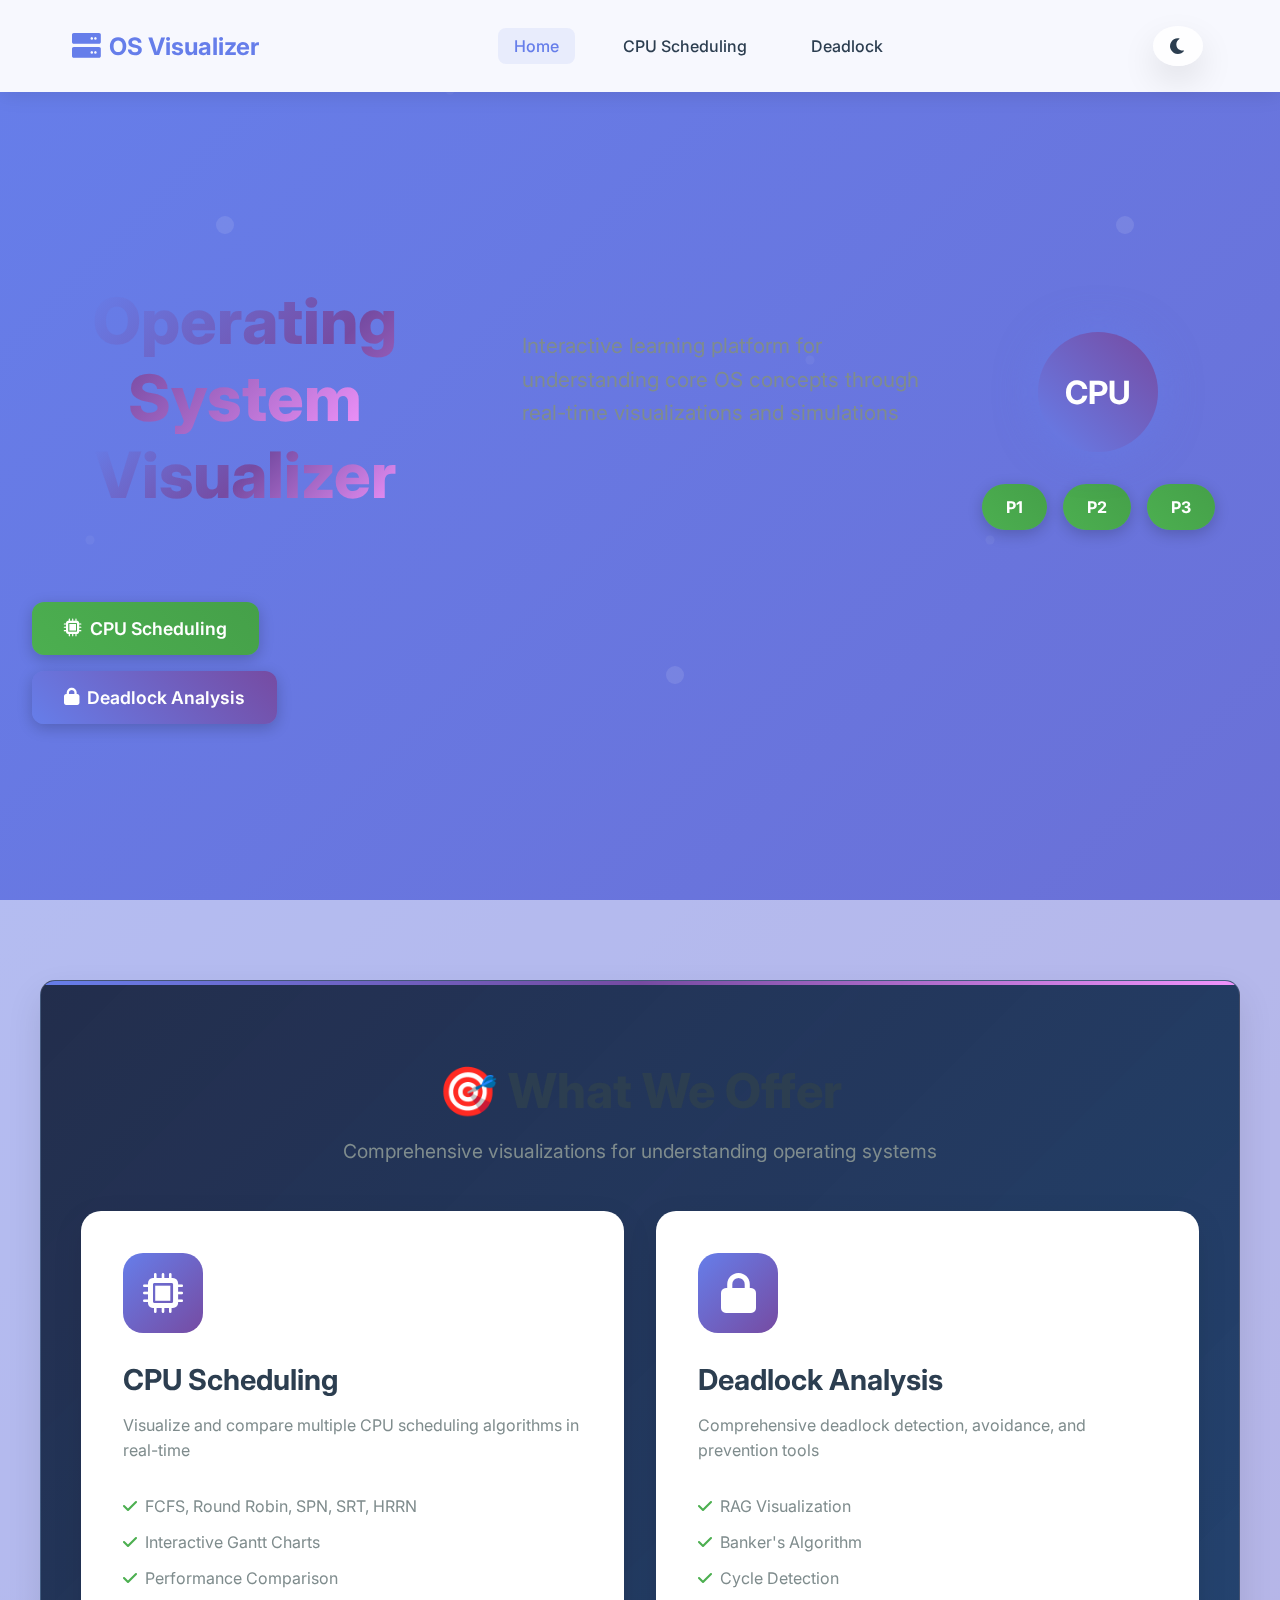
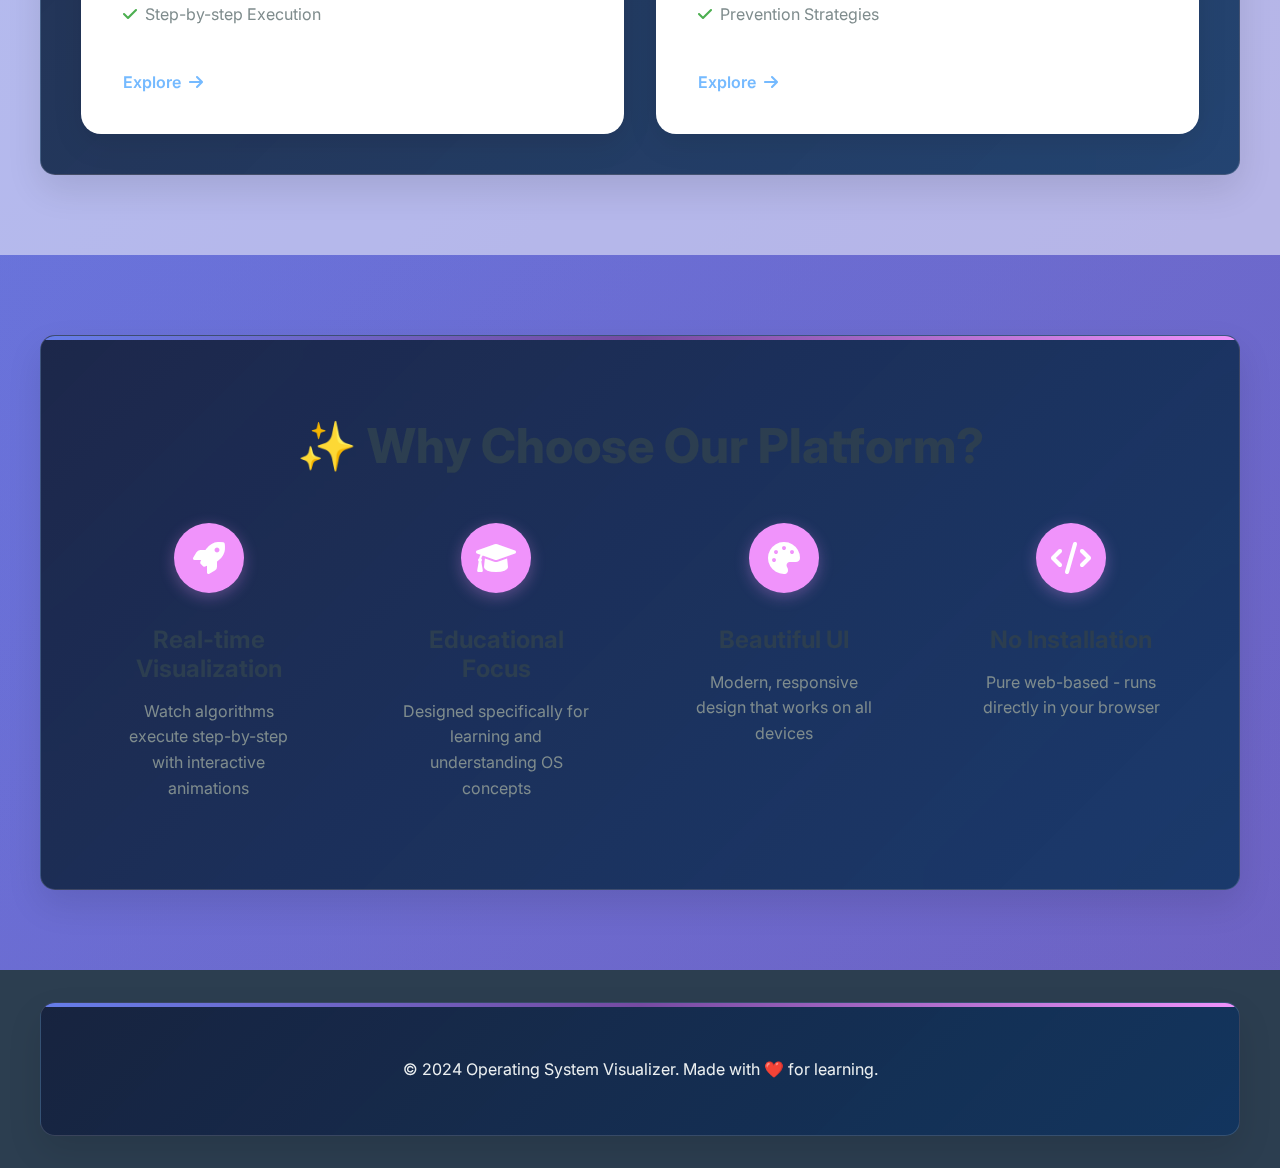
<file: index.html>
<!DOCTYPE html>
<html lang="en">
  <head>
    <meta charset="UTF-8" />
    <meta name="viewport" content="width=device-width, initial-scale=1.0" />
    <title>Operating System Visualizer - Interactive Learning Platform</title>
    <link rel="stylesheet" href="assets/css/style.css" />
    <link rel="stylesheet" href="assets/css/welcome.css" />
    <link
      rel="icon"
      href="data:image/svg+xml,<svg xmlns='http://www.w3.org/2000/svg' viewBox='0 0 100 100'><text y='.9em' font-size='90'>🖥️</text></svg>"
    />
  </head>
  <body>
    <!-- Floating particles background -->
    <div class="particles" id="particles"></div>

    <!-- Navigation -->
    <nav class="main-nav">
      <div class="nav-container">
        <div class="nav-brand">
          <i class="fas fa-server"></i>
          <span>OS Visualizer</span>
        </div>
        <div class="nav-links">
          <a href="index.html" class="nav-link active">Home</a>
          <a href="cpu-scheduling.html" class="nav-link">CPU Scheduling</a>
          <a href="deadlock.html" class="nav-link">Deadlock</a>
        </div>
        <button class="theme-toggle" id="themeToggle" title="Toggle Dark Mode">
          <i class="fas fa-moon"></i>
        </button>
      </div>
    </nav>

    <!-- Hero Section -->
    <section class="hero">
      <div class="hero-content">
        <h1 class="hero-title">
          <span class="gradient-text">Operating System</span><br />
          <span class="gradient-text">Visualizer</span>
        </h1>
        <p class="hero-subtitle">
          Interactive learning platform for understanding core OS concepts
          through real-time visualizations and simulations
        </p>
        <div class="hero-buttons">
          <a href="cpu-scheduling.html" class="btn btn-primary">
            <i class="fas fa-microchip"></i>
            CPU Scheduling
          </a>
          <a href="deadlock.html" class="btn btn-secondary">
            <i class="fas fa-lock"></i>
            Deadlock Analysis
          </a>
        </div>
      </div>
      <div class="hero-visualization">
        <div class="animated-cpu">
          <div class="cpu-core-animated"></div>
          <div class="process-queue-animated">
            <div class="process-chip">P1</div>
            <div class="process-chip">P2</div>
            <div class="process-chip">P3</div>
          </div>
        </div>
      </div>
    </section>

    <!-- Features Grid -->
    <section class="features-section">
      <div class="container">
        <h2 class="section-title">🎯 What We Offer</h2>
        <p class="section-subtitle">
          Comprehensive visualizations for understanding operating systems
        </p>

        <div class="features-grid">
          <!-- CPU Scheduling Feature -->
          <div class="feature-card" data-link="cpu-scheduling.html">
            <div class="feature-icon">
              <i class="fas fa-microchip"></i>
            </div>
            <h3>CPU Scheduling</h3>
            <p>
              Visualize and compare multiple CPU scheduling algorithms in
              real-time
            </p>
            <ul class="feature-list">
              <li>
                <i class="fas fa-check"></i> FCFS, Round Robin, SPN, SRT, HRRN
              </li>
              <li><i class="fas fa-check"></i> Interactive Gantt Charts</li>
              <li><i class="fas fa-check"></i> Performance Comparison</li>
              <li><i class="fas fa-check"></i> Step-by-step Execution</li>
            </ul>
            <a href="cpu-scheduling.html" class="feature-link">
              Explore <i class="fas fa-arrow-right"></i>
            </a>
          </div>

          <!-- Deadlock Feature -->
          <div class="feature-card" data-link="deadlock.html">
            <div class="feature-icon">
              <i class="fas fa-lock"></i>
            </div>
            <h3>Deadlock Analysis</h3>
            <p>
              Comprehensive deadlock detection, avoidance, and prevention tools
            </p>
            <ul class="feature-list">
              <li><i class="fas fa-check"></i> RAG Visualization</li>
              <li><i class="fas fa-check"></i> Banker's Algorithm</li>
              <li><i class="fas fa-check"></i> Cycle Detection</li>
              <li><i class="fas fa-check"></i> Prevention Strategies</li>
            </ul>
            <a href="deadlock.html" class="feature-link">
              Explore <i class="fas fa-arrow-right"></i>
            </a>
          </div>

        </div>
      </div>
    </section>

    <!-- Why Choose Section -->
    <section class="why-section">
      <div class="container">
        <h2 class="section-title">✨ Why Choose Our Platform?</h2>
        <div class="why-grid">
          <div class="why-item">
            <div class="why-icon"><i class="fas fa-rocket"></i></div>
            <h4>Real-time Visualization</h4>
            <p>
              Watch algorithms execute step-by-step with interactive animations
            </p>
          </div>
          <div class="why-item">
            <div class="why-icon"><i class="fas fa-graduation-cap"></i></div>
            <h4>Educational Focus</h4>
            <p>
              Designed specifically for learning and understanding OS concepts
            </p>
          </div>
          <div class="why-item">
            <div class="why-icon"><i class="fas fa-palette"></i></div>
            <h4>Beautiful UI</h4>
            <p>Modern, responsive design that works on all devices</p>
          </div>
          <div class="why-item">
            <div class="why-icon"><i class="fas fa-code"></i></div>
            <h4>No Installation</h4>
            <p>Pure web-based - runs directly in your browser</p>
          </div>
        </div>
      </div>
    </section>

    <!-- Footer -->
    <footer class="main-footer">
      <div class="container">
        <p>
          &copy; 2024 Operating System Visualizer. Made with ❤️ for learning.
        </p>
      </div>
    </footer>

    <script src="assets/js/welcome.js"></script>
  </body>
</html>
</file>
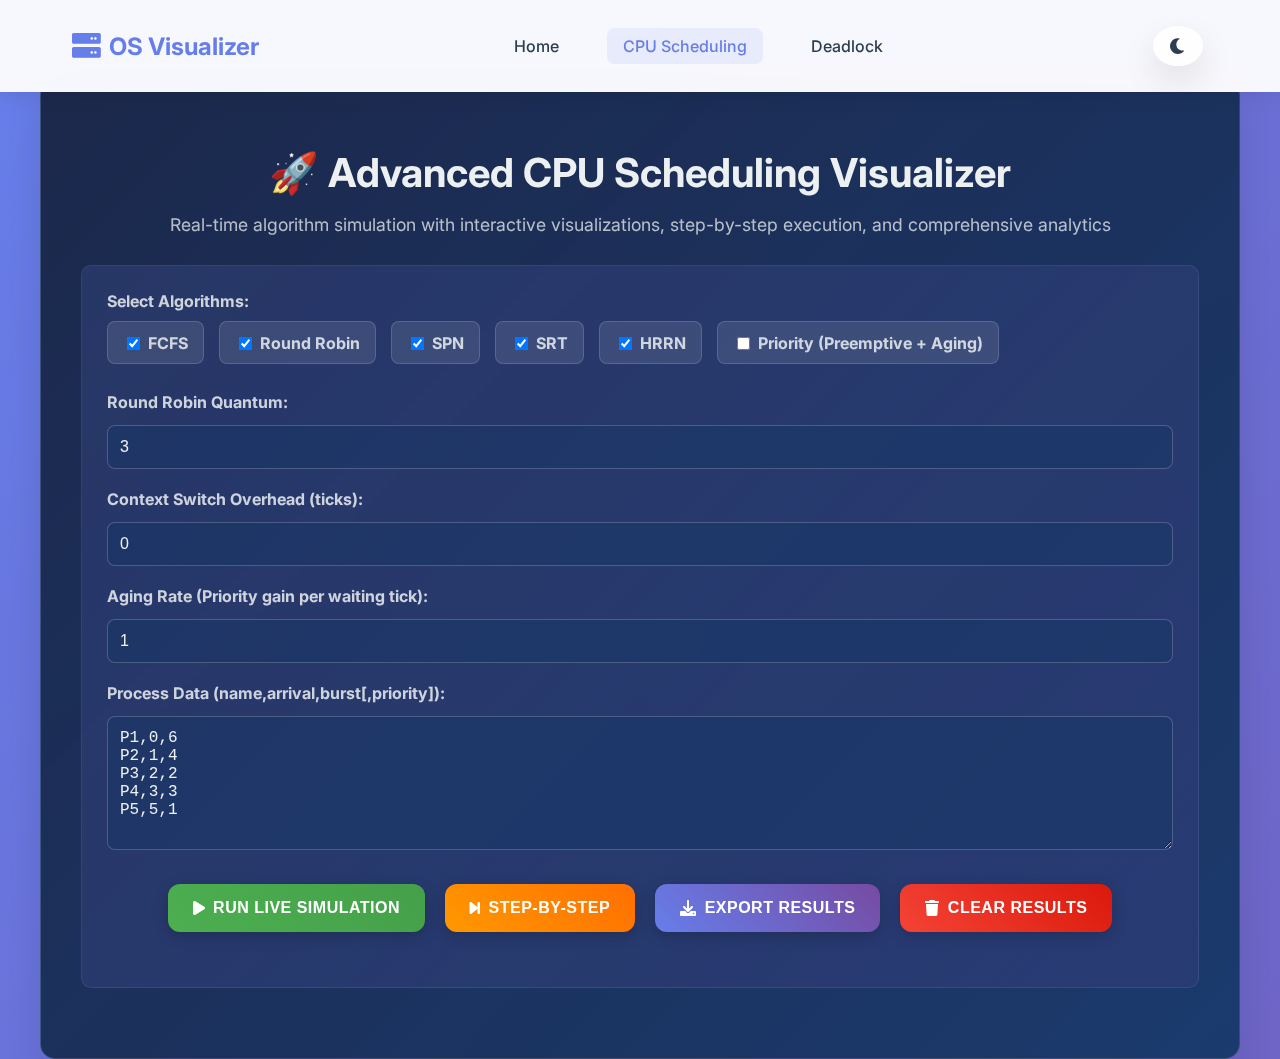
<file: cpu-scheduling.html>
<!DOCTYPE html>
<html lang="en">
<head>
  <meta charset="UTF-8">
  <meta name="viewport" content="width=device-width, initial-scale=1.0">
  <title>🚀 Advanced CPU Scheduling Visualizer</title>
  <link rel="stylesheet" href="assets/css/style.css">
  <link rel="icon" href="data:image/svg+xml,<svg xmlns='http://www.w3.org/2000/svg' viewBox='0 0 100 100'><text y='.9em' font-size='90'>🖥️</text></svg>">
</head>
<body>
  <!-- Floating particles background -->
  <div class="particles" id="particles"></div>
  
  <!-- Navigation -->
  <nav class="main-nav">
    <div class="nav-container">
      <div class="nav-brand">
        <i class="fas fa-server"></i>
        <span>OS Visualizer</span>
      </div>
      <div class="nav-links">
        <a href="index.html" class="nav-link">Home</a>
        <a href="cpu-scheduling.html" class="nav-link active">CPU Scheduling</a>
        <a href="deadlock.html" class="nav-link">Deadlock</a>
      </div>
      <button class="theme-toggle" id="themeToggle" title="Toggle Dark Mode">
        <i class="fas fa-moon"></i>
      </button>
    </div>
  </nav>

  <div class="container" style="margin-top: 80px;">
    <h1>🚀 Advanced CPU Scheduling Visualizer</h1>
    <p class="subtitle">Real-time algorithm simulation with interactive visualizations, step-by-step execution, and comprehensive analytics</p>

    <div class="input-section">
      <div class="form-group">
        <label>Select Algorithms:</label>
        <div class="algorithm-checkboxes">
          <label class="checkbox-label">
            <input type="checkbox" id="fcfs" value="1" checked> FCFS
          </label>
          <label class="checkbox-label">
            <input type="checkbox" id="rr" value="2" checked> Round Robin
          </label>
          <label class="checkbox-label">
            <input type="checkbox" id="spn" value="3" checked> SPN
          </label>
          <label class="checkbox-label">
            <input type="checkbox" id="srt" value="4" checked> SRT
          </label>
          <label class="checkbox-label">
            <input type="checkbox" id="hrrn" value="5" checked> HRRN
          </label>
          <label class="checkbox-label">
            <input type="checkbox" id="prio" value="6"> Priority (Preemptive + Aging)
          </label>
        </div>
      </div>

      <div class="form-group">
        <label>Round Robin Quantum:</label>
        <input id="quantum" type="number" value="3" min="1" max="10" title="Time quantum for Round Robin">
      </div>

      <div class="form-group">
        <label>Context Switch Overhead (ticks):</label>
        <input id="ctxOverhead" type="number" value="0" min="0" max="10" title="Time cost when switching processes">
      </div>

      <div class="form-group">
        <label>Aging Rate (Priority gain per waiting tick):</label>
        <input id="agingRate" type="number" value="1" min="0" max="5" title="Increases dynamic priority of waiting processes">
      </div>

      <div class="form-group">
        <label>Process Data (name,arrival,burst[,priority]):</label>
        <textarea id="processData" rows="6" placeholder="P1,0,4&#10;P2,1,3&#10;P3,2,5">P1,0,6
P2,1,4
P3,2,2
P4,3,3
P5,5,1</textarea>
      </div>

      <div class="button-group">
        <button type="button" id="runBtn">
          <i class="fas fa-play"></i> Run Live Simulation
        </button>
        <button type="button" id="stepBtn">
          <i class="fas fa-step-forward"></i> Step-by-Step
        </button>
        <button type="button" id="pauseBtn" style="display: none;">
          <i class="fas fa-pause"></i> Pause
        </button>
        <button type="button" id="exportBtn">
          <i class="fas fa-download"></i> Export Results
        </button>
        <button type="button" id="clearBtn">
          <i class="fas fa-trash"></i> Clear Results
        </button>
      </div>
    </div>

    <!-- Algorithm Information Panel -->
    <div class="algorithm-info" id="algorithmInfo" style="display: none;">
      <h3>📚 Algorithm Information</h3>
      <div class="info-content" id="infoContent"></div>
    </div>

    <!-- Real-time Visualization Panel -->
    <div class="visualization-panel" id="visualizationPanel" style="display: none;">
      <h3>🎯 Real-time Visualization</h3>
      <div class="cpu-cores" id="cpuCores">
        <div class="cpu-core" id="cpu1">CPU 1</div>
      </div>
      <div class="process-flow">
        <h4>Process Queue</h4>
        <div class="process-queue" id="processQueue"></div>
      </div>
    </div>

    <div id="results" class="results-section">
      <h2>📊 Simulation Results</h2>
      <div id="output"></div>
    </div>

    <div id="comparison" class="comparison-section">
      <h2>📈 Algorithm Comparison</h2>
      <div id="comparisonTable"></div>
    </div>

  </div>

  <script src="assets/js/live-scheduler.js"></script>
</body>
</html>
</file>
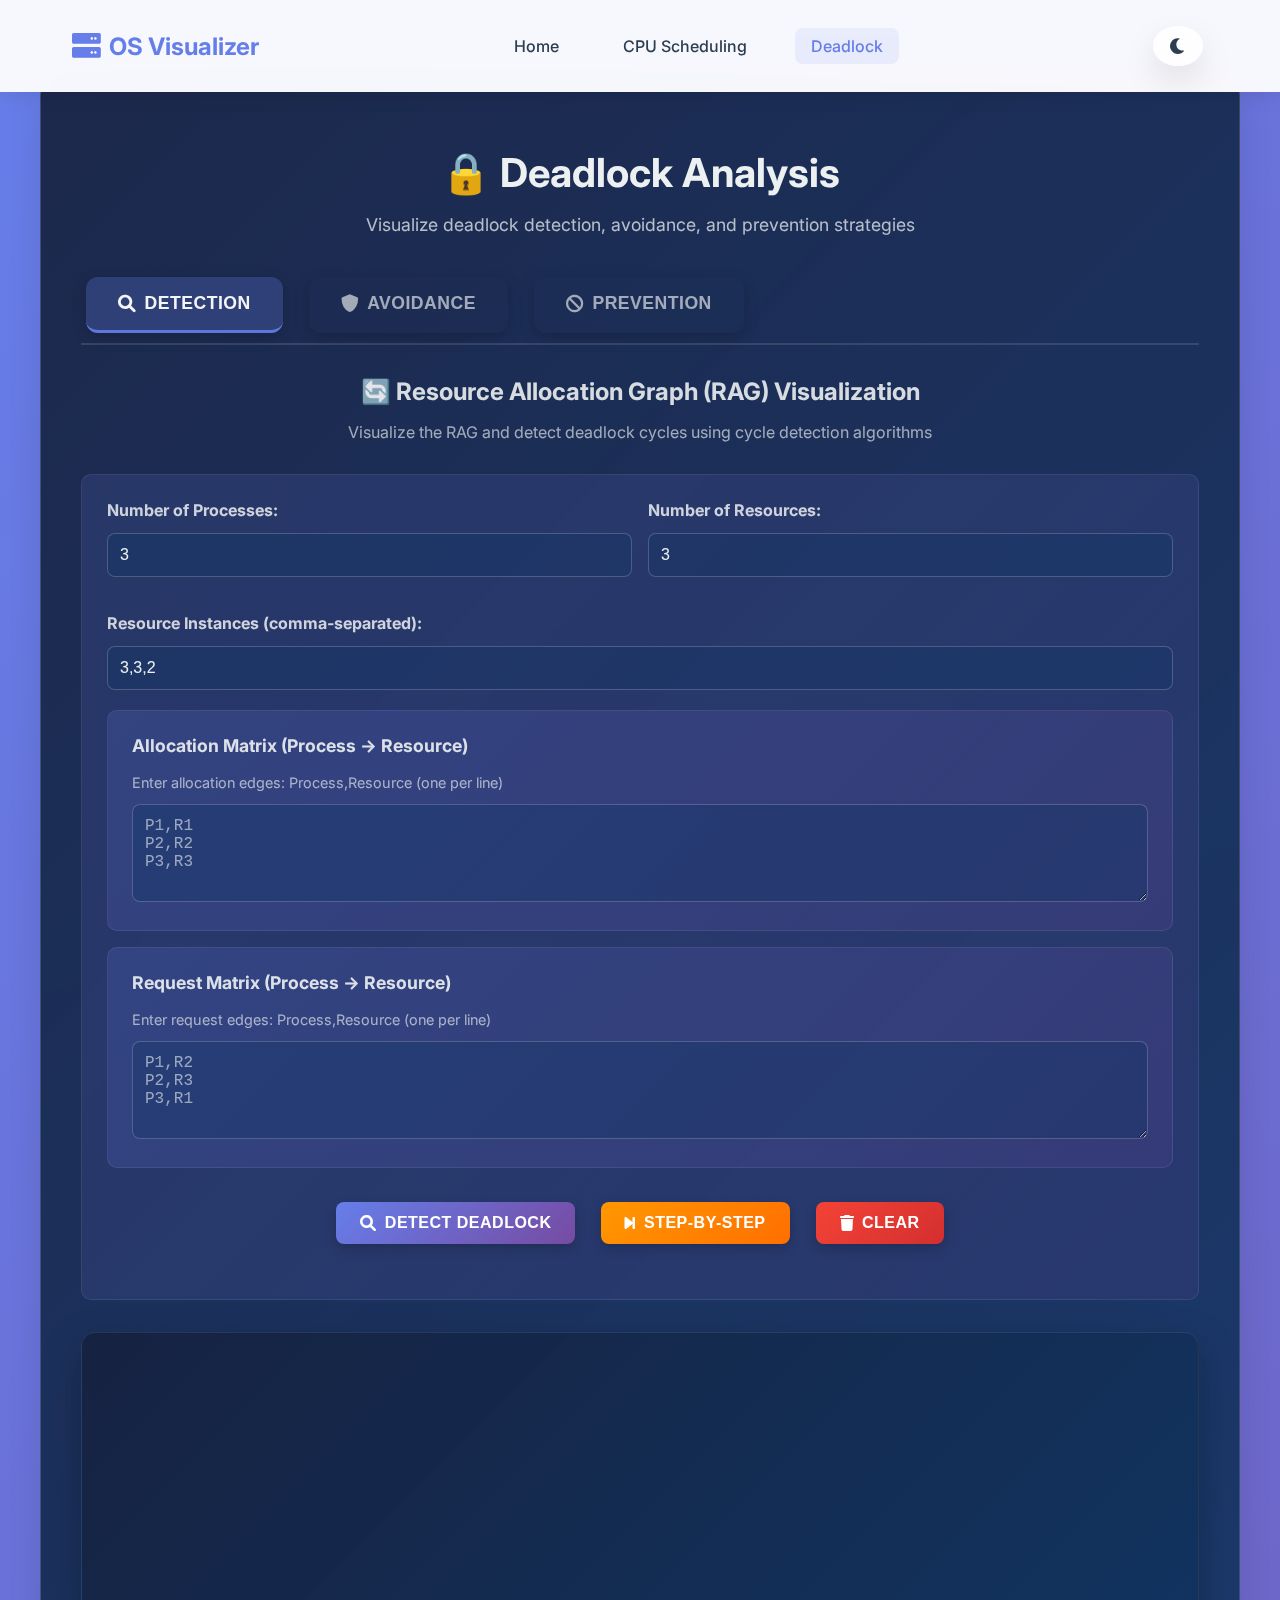
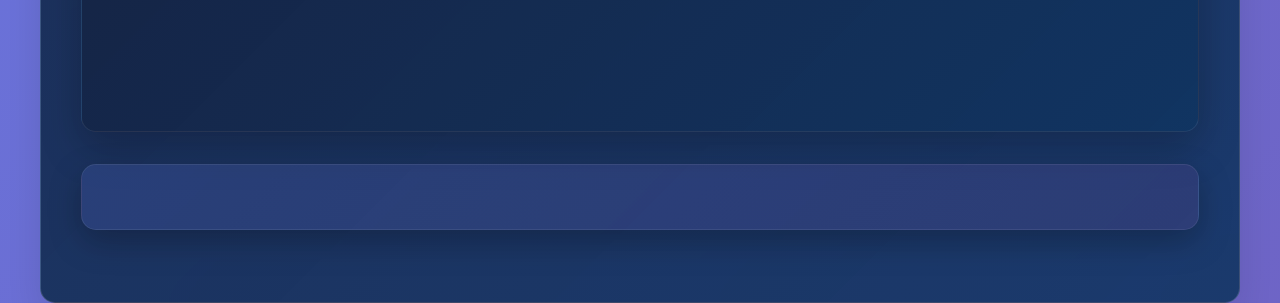
<file: deadlock.html>
<!DOCTYPE html>
<html lang="en">
<head>
  <meta charset="UTF-8">
  <meta name="viewport" content="width=device-width, initial-scale=1.0">
  <title>Deadlock Analysis - OS Visualizer</title>
  <link rel="stylesheet" href="assets/css/style.css">
  <link rel="stylesheet" href="assets/css/deadlock.css">
  <link rel="icon" href="data:image/svg+xml,<svg xmlns='http://www.w3.org/2000/svg' viewBox='0 0 100 100'><text y='.9em' font-size='90'>🔒</text></svg>">
</head>
<body class="page-with-nav">
  <div class="particles" id="particles"></div>
  
  <!-- Navigation -->
  <nav class="main-nav">
    <div class="nav-container">
      <div class="nav-brand">
        <i class="fas fa-server"></i>
        <span>OS Visualizer</span>
      </div>
      <div class="nav-links">
        <a href="index.html" class="nav-link">Home</a>
        <a href="cpu-scheduling.html" class="nav-link">CPU Scheduling</a>
        <a href="deadlock.html" class="nav-link active">Deadlock</a>
      </div>
      <button class="theme-toggle" id="themeToggle" title="Toggle Dark Mode">
        <i class="fas fa-moon"></i>
      </button>
    </div>
  </nav>

  <div class="container">
    <h1>🔒 Deadlock Analysis</h1>
    <p class="subtitle">Visualize deadlock detection, avoidance, and prevention strategies</p>

    <!-- Tab Navigation -->
    <div class="tabs">
      <button class="tab-btn active" data-tab="detection">
        <i class="fas fa-search"></i> Detection
      </button>
      <button class="tab-btn" data-tab="avoidance">
        <i class="fas fa-shield-alt"></i> Avoidance
      </button>
      <button class="tab-btn" data-tab="prevention">
        <i class="fas fa-ban"></i> Prevention
      </button>
    </div>

    <!-- Detection Tab -->
    <div id="detection" class="tab-content active">
      <div class="section-header">
        <h2>🔄 Resource Allocation Graph (RAG) Visualization</h2>
        <p>Visualize the RAG and detect deadlock cycles using cycle detection algorithms</p>
      </div>

      <div class="input-section">
        <div class="form-row">
          <div class="form-group">
            <label>Number of Processes:</label>
            <input type="number" id="detProcessCount" min="2" max="10" value="3">
          </div>
          <div class="form-group">
            <label>Number of Resources:</label>
            <input type="number" id="detResourceCount" min="1" max="10" value="3">
          </div>
        </div>

        <div class="form-group">
          <label>Resource Instances (comma-separated):</label>
          <input type="text" id="detResourceInstances" placeholder="3,3,2" value="3,3,2">
        </div>

        <div class="matrix-input">
          <h3>Allocation Matrix (Process → Resource)</h3>
          <p>Enter allocation edges: Process,Resource (one per line)</p>
          <textarea id="detAllocationEdges" rows="4" placeholder="P1,R1&#10;P2,R2&#10;P3,R3"></textarea>
        </div>

        <div class="matrix-input">
          <h3>Request Matrix (Process → Resource)</h3>
          <p>Enter request edges: Process,Resource (one per line)</p>
          <textarea id="detRequestEdges" rows="4" placeholder="P1,R2&#10;P2,R3&#10;P3,R1"></textarea>
        </div>

        <div class="button-group">
          <button type="button" id="detectDeadlockBtn" class="btn-primary">
            <i class="fas fa-search"></i> Detect Deadlock
          </button>
          <button type="button" id="stepDetectBtn" class="btn-secondary">
            <i class="fas fa-step-forward"></i> Step-by-Step
          </button>
          <button type="button" id="clearDetectBtn" class="btn-tertiary">
            <i class="fas fa-trash"></i> Clear
          </button>
        </div>
      </div>

      <div id="ragVisualization" class="visualization-container"></div>
      <div id="detectionResult" class="result-container"></div>
    </div>

    <!-- Avoidance Tab -->
    <div id="avoidance" class="tab-content">
      <div class="section-header">
        <h2>🛡️ Banker's Algorithm (Deadlock Avoidance)</h2>
        <p>Determine if a system is in a safe state and find the safe sequence</p>
      </div>

      <div class="input-section">
        <div class="form-row">
          <div class="form-group">
            <label>Number of Processes:</label>
            <input type="number" id="avProcessCount" min="2" max="10" value="3">
          </div>
          <div class="form-group">
            <label>Number of Resources:</label>
            <input type="number" id="avResourceCount" min="1" max="10" value="3">
          </div>
        </div>

        <div class="form-group">
          <label>Total Resource Vector (comma-separated):</label>
          <input type="text" id="avTotal" placeholder="10,5,7" value="10,5,7">
        </div>

        <div class="form-group">
          <label>Available Vector (comma-separated):</label>
          <input type="text" id="avAvailable" placeholder="3,3,2" value="3,3,2">
        </div>

        <div class="matrix-input">
          <h3>Max Matrix (rows newline, values comma):</h3>
          <textarea id="avMax" rows="3" placeholder="7,5,3&#10;3,2,2&#10;9,0,2">7,5,3
3,2,2
9,0,2</textarea>
        </div>

        <div class="matrix-input">
          <h3>Allocation Matrix (rows newline, values comma):</h3>
          <textarea id="avAlloc" rows="3" placeholder="0,1,0&#10;2,0,0&#10;3,0,2">0,1,0
2,0,0
3,0,2</textarea>
        </div>

        <div class="button-group">
          <button type="button" id="runBankersBtn" class="btn-primary">
            <i class="fas fa-shield-alt"></i> Run Banker's Algorithm
          </button>
          <button type="button" id="stepBankersBtn" class="btn-secondary">
            <i class="fas fa-step-forward"></i> Step-by-Step
          </button>
          <button type="button" id="clearBankersBtn" class="btn-tertiary">
            <i class="fas fa-trash"></i> Clear
          </button>
        </div>
      </div>

      <div id="bankersVisualization" class="visualization-container"></div>
      <div id="avoidanceResult" class="result-container"></div>
    </div>

    <!-- Prevention Tab -->
    <div id="prevention" class="tab-content">
      <div class="section-header">
        <h2>🚫 Deadlock Prevention Strategies</h2>
        <p>Visualize how different prevention strategies affect process execution</p>
      </div>

      <div class="input-section">
        <div class="form-group">
          <label>Select Prevention Method:</label>
          <select id="preventionMethod" class="form-select">
            <option value="none">None (Original)</option>
            <option value="mutex">Mutual Exclusion</option>
            <option value="holdwait">Hold & Wait Elimination</option>
            <option value="preemption">No Preemption</option>
            <option value="circular">Circular Wait Ordering</option>
          </select>
        </div>

        <div class="form-group">
          <label>Process-Resource Scenario (Process,Resource,Type):</label>
          <p>Type: A=Allocate, R=Request</p>
          <textarea id="preventionScenario" rows="6" placeholder="P1,R1,A&#10;P2,R2,A&#10;P1,R2,R&#10;P2,R1,R">P1,R1,A
P2,R2,A
P1,R2,R
P2,R1,R
P3,R3,A
P3,R3,R</textarea>
        </div>

        <div class="button-group">
          <button type="button" id="runPreventionBtn" class="btn-primary">
            <i class="fas fa-play"></i> Run Simulation
          </button>
          <button type="button" id="animatePreventionBtn" class="btn-secondary">
            <i class="fas fa-film"></i> Animate
          </button>
          <button type="button" id="clearPreventionBtn" class="btn-tertiary">
            <i class="fas fa-trash"></i> Clear
          </button>
        </div>
      </div>

      <div id="preventionVisualization" class="visualization-container"></div>
      <div id="preventionResult" class="result-container"></div>
    </div>
  </div>

  <script src="assets/js/deadlock.js"></script>
</body>
</html>
</file>
<file: assets/css/welcome.css>
/* Welcome Page Styles */

.main-nav {
  position: fixed;
  top: 0;
  left: 0;
  right: 0;
  background: rgba(255, 255, 255, 0.95);
  backdrop-filter: blur(20px);
  box-shadow: 0 2px 20px rgba(0, 0, 0, 0.1);
  z-index: 1000;
  padding: 1rem 0;
}

.nav-container {
  max-width: 1200px;
  margin: 0 auto;
  padding: 0 2rem;
  display: flex;
  justify-content: space-between;
  align-items: center;
}

.nav-brand {
  display: flex;
  align-items: center;
  gap: 0.5rem;
  font-size: 1.5rem;
  font-weight: bold;
  color: var(--primary-color);
}

.nav-brand i {
  font-size: 1.8rem;
}

.nav-links {
  display: flex;
  gap: 2rem;
  align-items: center;
}

.nav-link {
  text-decoration: none;
  color: var(--text-primary);
  font-weight: 500;
  padding: 0.5rem 1rem;
  border-radius: 8px;
  transition: var(--transition);
  position: relative;
}

.nav-link:hover,
.nav-link.active {
  color: var(--primary-color);
  background: rgba(102, 126, 234, 0.1);
}

body.dark-mode .main-nav {
  background: rgba(15, 52, 96, 0.95);
}

body.dark-mode .nav-link {
  color: var(--text-light);
}

body.dark-mode .nav-link:hover,
body.dark-mode .nav-link.active {
  color: var(--accent-color);
  background: rgba(240, 147, 251, 0.1);
}

/* Hero Section */
.hero {
  min-height: 100vh;
  display: flex;
  align-items: center;
  justify-content: center;
  padding: 8rem 2rem 4rem;
  position: relative;
  overflow: hidden;
}

.hero-content {
  max-width: 1200px;
  width: 100%;
  display: grid;
  grid-template-columns: 1fr 1fr;
  gap: 4rem;
  align-items: center;
}

.hero-title {
  font-size: 4rem;
  font-weight: 800;
  line-height: 1.2;
  margin-bottom: 1.5rem;
}

.gradient-text {
  background: linear-gradient(135deg, var(--primary-color), var(--secondary-color), var(--accent-color));
  -webkit-background-clip: text;
  -webkit-text-fill-color: transparent;
  background-clip: text;
  animation: gradientShift 5s ease infinite;
}

.hero-subtitle {
  font-size: 1.3rem;
  color: var(--text-secondary);
  margin-bottom: 2.5rem;
  line-height: 1.6;
}

.hero-buttons {
  display: flex;
  gap: 1rem;
  flex-wrap: wrap;
}

.btn {
  padding: 1rem 2rem;
  font-size: 1.1rem;
  font-weight: 600;
  border-radius: 12px;
  text-decoration: none;
  display: inline-flex;
  align-items: center;
  gap: 0.5rem;
  transition: var(--transition);
  border: none;
  cursor: pointer;
  box-shadow: 0 4px 15px rgba(0, 0, 0, 0.2);
}

.btn-primary {
  background: linear-gradient(45deg, var(--success-color), #45a049);
  color: white;
}

.btn-secondary {
  background: linear-gradient(45deg, var(--primary-color), var(--secondary-color));
  color: white;
}

.btn-tertiary {
  background: linear-gradient(45deg, var(--accent-color), #f093fb);
  color: white;
}

.btn:hover {
  transform: translateY(-3px);
  box-shadow: 0 8px 25px rgba(0, 0, 0, 0.3);
}

/* Hero Visualization */
.hero-visualization {
  display: flex;
  justify-content: center;
  align-items: center;
}

.animated-cpu {
  position: relative;
  width: 300px;
  height: 300px;
}

.cpu-core-animated {
  width: 120px;
  height: 120px;
  background: linear-gradient(45deg, var(--primary-color), var(--secondary-color));
  border-radius: 50%;
  margin: 0 auto;
  display: flex;
  align-items: center;
  justify-content: center;
  font-size: 2rem;
  color: white;
  font-weight: bold;
  animation: pulse 2s infinite;
  box-shadow: 0 0 40px rgba(102, 126, 234, 0.5);
  position: relative;
}

.cpu-core-animated::before {
  content: 'CPU';
}

.process-queue-animated {
  display: flex;
  justify-content: center;
  gap: 1rem;
  margin-top: 2rem;
  flex-wrap: wrap;
}

.process-chip {
  background: linear-gradient(45deg, var(--success-color), #45a049);
  color: white;
  padding: 0.8rem 1.5rem;
  border-radius: 25px;
  font-weight: bold;
  animation: float 3s infinite;
  box-shadow: 0 4px 15px rgba(0, 0, 0, 0.2);
}

.process-chip:nth-child(2) {
  animation-delay: 0.5s;
}

.process-chip:nth-child(3) {
  animation-delay: 1s;
}

/* Features Section */
.features-section {
  padding: 5rem 2rem;
  background: rgba(255, 255, 255, 0.5);
}

.section-title {
  text-align: center;
  font-size: 3rem;
  font-weight: 800;
  margin-bottom: 1rem;
  color: var(--text-primary);
}

.section-subtitle {
  text-align: center;
  font-size: 1.2rem;
  color: var(--text-secondary);
  margin-bottom: 3rem;
}

.features-grid {
  display: grid;
  grid-template-columns: repeat(auto-fit, minmax(300px, 1fr));
  gap: 2rem;
  max-width: 1200px;
  margin: 0 auto;
}

.feature-card {
  background: white;
  padding: 2.5rem;
  border-radius: 20px;
  box-shadow: 0 10px 30px rgba(0, 0, 0, 0.1);
  transition: var(--transition);
  cursor: pointer;
  border: 2px solid transparent;
}

.feature-card:hover {
  transform: translateY(-10px);
  box-shadow: 0 20px 40px rgba(0, 0, 0, 0.15);
  border-color: var(--primary-color);
}

.feature-icon {
  width: 80px;
  height: 80px;
  background: linear-gradient(135deg, var(--primary-color), var(--secondary-color));
  border-radius: 20px;
  display: flex;
  align-items: center;
  justify-content: center;
  font-size: 2.5rem;
  color: white;
  margin-bottom: 1.5rem;
}

.feature-card h3 {
  font-size: 1.8rem;
  margin-bottom: 1rem;
  color: var(--text-primary);
}

.feature-card p {
  color: var(--text-secondary);
  margin-bottom: 1.5rem;
  line-height: 1.6;
}

.feature-list {
  list-style: none;
  padding: 0;
  margin: 1.5rem 0;
}

.feature-list li {
  padding: 0.5rem 0;
  color: var(--text-secondary);
  display: flex;
  align-items: center;
  gap: 0.5rem;
}

.feature-list i {
  color: var(--success-color);
}

.feature-link {
  display: inline-flex;
  align-items: center;
  gap: 0.5rem;
  color: var(--primary-color);
  text-decoration: none;
  font-weight: 600;
  margin-top: 1rem;
  transition: var(--transition);
}

.feature-link:hover {
  gap: 1rem;
  color: var(--secondary-color);
}

body.dark-mode .features-section {
  background: rgba(15, 52, 96, 0.5);
}

body.dark-mode .feature-card {
  background: rgba(22, 33, 62, 0.9);
  color: var(--text-light);
}

body.dark-mode .feature-card h3 {
  color: var(--text-light);
}

body.dark-mode .feature-card p {
  color: rgba(255, 255, 255, 0.7);
}

/* Why Section */
.why-section {
  padding: 5rem 2rem;
  background: linear-gradient(135deg, rgba(102, 126, 234, 0.1), rgba(118, 75, 162, 0.1));
}

.why-grid {
  display: grid;
  grid-template-columns: repeat(auto-fit, minmax(250px, 1fr));
  gap: 2rem;
  max-width: 1200px;
  margin: 0 auto;
}

.why-item {
  text-align: center;
  padding: 2rem;
}

.why-icon {
  width: 70px;
  height: 70px;
  background: linear-gradient(135deg, var(--accent-color), #f093fb);
  border-radius: 50%;
  display: flex;
  align-items: center;
  justify-content: center;
  font-size: 2rem;
  color: white;
  margin: 0 auto 1.5rem;
  box-shadow: 0 4px 15px rgba(240, 147, 251, 0.3);
}

.why-item h4 {
  font-size: 1.5rem;
  margin-bottom: 1rem;
  color: var(--text-primary);
}

.why-item p {
  color: var(--text-secondary);
  line-height: 1.6;
}

body.dark-mode .why-section {
  background: linear-gradient(135deg, rgba(102, 126, 234, 0.05), rgba(118, 75, 162, 0.05));
}

body.dark-mode .why-item h4 {
  color: var(--text-light);
}

body.dark-mode .why-item p {
  color: rgba(255, 255, 255, 0.7);
}

/* Footer */
.main-footer {
  background: var(--text-primary);
  color: white;
  text-align: center;
  padding: 2rem;
}

body.dark-mode .main-footer {
  background: var(--dark-bg);
}

/* Responsive */
@media (max-width: 768px) {
  .nav-links {
    gap: 1rem;
  }

  .nav-link {
    padding: 0.5rem;
    font-size: 0.9rem;
  }

  .hero-content {
    grid-template-columns: 1fr;
    text-align: center;
  }

  .hero-title {
    font-size: 2.5rem;
  }

  .hero-subtitle {
    font-size: 1.1rem;
  }

  .hero-buttons {
    justify-content: center;
  }

  .features-grid {
    grid-template-columns: 1fr;
  }

  .section-title {
    font-size: 2rem;
  }
}
</file>
<file: assets/css/deadlock.css>
/* Deadlock Page Styles */

.tabs {
  display: flex;
  gap: 1rem;
  margin: 2rem 0;
  border-bottom: 2px solid rgba(255, 255, 255, 0.12);
  flex-wrap: wrap;
}

.tab-btn {
  padding: 1rem 2rem;
  background: transparent;
  border: none;
  border-bottom: 3px solid transparent;
  color: rgba(236, 240, 241, 0.65);
  font-size: 1.1rem;
  font-weight: 600;
  cursor: pointer;
  transition: var(--transition);
  display: flex;
  align-items: center;
  gap: 0.5rem;
}

.tab-btn:hover {
  color: rgba(255, 255, 255, 0.9);
  background: rgba(102, 126, 234, 0.2);
}

.tab-btn.active {
  color: rgba(255, 255, 255, 0.95);
  border-bottom-color: rgba(102, 126, 234, 0.9);
  background: rgba(102, 126, 234, 0.25);
}

.tab-content {
  display: none;
  animation: fadeIn 0.3s ease-in;
}

.tab-content.active {
  display: block;
}

.section-header {
  text-align: center;
  margin-bottom: 2rem;
}

.section-header h2 {
  color: rgba(236, 240, 241, 0.9);
  margin-bottom: 0.5rem;
}

.section-header p {
  color: rgba(236, 240, 241, 0.65);
}

.form-row {
  display: grid;
  grid-template-columns: repeat(auto-fit, minmax(200px, 1fr));
  gap: 1rem;
  margin-bottom: 1rem;
}

.matrix-input {
  background: linear-gradient(135deg, rgba(102, 126, 234, 0.18), rgba(118, 75, 162, 0.18));
  padding: 1.5rem;
  border-radius: 10px;
  margin: 1rem 0;
  border: 1px solid rgba(255, 255, 255, 0.08);
  color: rgba(236, 240, 241, 0.85);
}

.matrix-input h3 {
  margin-top: 0;
  color: rgba(236, 240, 241, 0.92);
  font-size: 1.1rem;
}

.matrix-input p {
  color: rgba(236, 240, 241, 0.65);
  font-size: 0.9rem;
  margin-bottom: 0.5rem;
}

.form-select {
  width: 100%;
  padding: 12px;
  font-size: 16px;
  border-radius: 8px;
  border: 1px solid rgba(255, 255, 255, 0.2);
  background: rgba(15, 52, 96, 0.35);
  color: var(--text-light);
  cursor: pointer;
  transition: border-color 0.3s, background 0.3s;
}

.form-select:focus {
  outline: none;
  border-color: rgba(102, 126, 234, 0.8);
  background: rgba(15, 52, 96, 0.5);
}

.visualization-container {
  background: linear-gradient(135deg, rgba(22, 33, 62, 0.88), rgba(15, 52, 96, 0.82));
  border-radius: 15px;
  padding: 2rem;
  margin: 2rem 0;
  box-shadow: 0 15px 40px rgba(0, 0, 0, 0.25);
  min-height: 400px;
  border: 1px solid rgba(255, 255, 255, 0.08);
  color: var(--text-light);
}

.result-container {
  background: linear-gradient(135deg, rgba(102, 126, 234, 0.18), rgba(118, 75, 162, 0.2));
  border-radius: 15px;
  padding: 2rem;
  margin: 2rem 0;
  box-shadow: 0 12px 32px rgba(0, 0, 0, 0.25);
  border: 1px solid rgba(255, 255, 255, 0.08);
  color: var(--text-light);
}

/* RAG Visualization */
.rag-container {
  display: flex;
  justify-content: center;
  align-items: center;
  min-height: 400px;
  position: relative;
}

.rag-svg {
  width: 100%;
  height: 500px;
  border: 2px solid rgba(255, 255, 255, 0.08);
  border-radius: 10px;
  background: rgba(15, 52, 96, 0.65);
}

.rag-node {
  cursor: pointer;
  transition: var(--transition);
}

.rag-node.process {
  fill: var(--primary-color);
}

.rag-node.resource {
  fill: var(--success-color);
}

.rag-node.deadlocked {
  fill: var(--error-color);
  animation: pulse-red 1s infinite;
}

.rag-edge {
  stroke: var(--text-secondary);
  stroke-width: 2;
  fill: none;
  marker-end: url(#arrowhead);
}

.rag-edge.allocation {
  stroke: var(--success-color);
}

.rag-edge.request {
  stroke: var(--warning-color);
}

.rag-edge.cycle {
  stroke: var(--error-color);
  stroke-width: 3;
  animation: dash-animate 1s linear infinite;
}

@keyframes dash-animate {
  0% {
    stroke-dashoffset: 0;
  }
  100% {
    stroke-dashoffset: 20;
  }
}

@keyframes pulse-red {
  0%, 100% {
    opacity: 1;
  }
  50% {
    opacity: 0.6;
  }
}

/* Banker's Algorithm Visualization */
.bankers-grid {
  display: grid;
  gap: 1.5rem;
  margin: 2rem 0;
}

.bankers-table {
  overflow-x: auto;
  background: rgba(15, 52, 96, 0.75);
  border-radius: 10px;
  padding: 1rem;
  box-shadow: 0 10px 28px rgba(0, 0, 0, 0.25);
  border: 1px solid rgba(255, 255, 255, 0.08);
  color: var(--text-light);
}

.bankers-table table {
  width: 100%;
  border-collapse: collapse;
}

.bankers-table th {
  background: var(--primary-color);
  color: white;
  padding: 12px;
  text-align: center;
}

.bankers-table td {
  padding: 10px;
  text-align: center;
  border: 1px solid rgba(255, 255, 255, 0.1);
}

.bankers-table tr:nth-child(even) {
  background: rgba(255, 255, 255, 0.05);
}

.bankers-table .safe {
  background: rgba(76, 175, 80, 0.25) !important;
  color: #c8f7c5;
  font-weight: bold;
}

.bankers-table .unsafe {
  background: rgba(244, 67, 54, 0.25) !important;
  color: #ffd1d1;
  font-weight: bold;
}

.safe-sequence {
  background: linear-gradient(135deg, rgba(76, 175, 80, 0.25), rgba(56, 142, 60, 0.2));
  padding: 1.5rem;
  border-radius: 10px;
  margin: 1rem 0;
  border-left: 5px solid rgba(76, 175, 80, 0.7);
  color: var(--text-light);
}

.safe-sequence h4 {
  margin-top: 0;
  color: #c8f7c5;
}

.sequence-steps {
  display: flex;
  gap: 1rem;
  flex-wrap: wrap;
  margin-top: 1rem;
}

.sequence-step {
  background: rgba(102, 126, 234, 0.2);
  padding: 0.8rem 1.5rem;
  border-radius: 8px;
  font-weight: bold;
  color: var(--text-light);
  box-shadow: 0 4px 12px rgba(0, 0, 0, 0.2);
}

.unsafe-state {
  background: linear-gradient(135deg, rgba(244, 67, 54, 0.25), rgba(229, 57, 53, 0.2));
  padding: 1.5rem;
  border-radius: 10px;
  margin: 1rem 0;
  border-left: 5px solid rgba(244, 67, 54, 0.7);
  color: var(--text-light);
}

.unsafe-state h4 {
  margin-top: 0;
  color: #ffd1d1;
}

/* Prevention Visualization */
.prevention-timeline {
  display: flex;
  flex-direction: column;
  gap: 1rem;
  margin: 2rem 0;
}

.timeline-event {
  display: flex;
  align-items: center;
  gap: 1rem;
  padding: 1rem;
  background: rgba(22, 33, 62, 0.8);
  border-radius: 10px;
  box-shadow: 0 8px 22px rgba(0, 0, 0, 0.25);
  position: relative;
  border-left: 4px solid rgba(102, 126, 234, 0.8);
  color: var(--text-light);
}

.timeline-event.blocked {
  border-left-color: rgba(244, 67, 54, 0.8);
  background: rgba(244, 67, 54, 0.18);
}

.timeline-event.allowed {
  border-left-color: rgba(76, 175, 80, 0.8);
  background: rgba(76, 175, 80, 0.18);
}

.timeline-event.prevented {
  border-left-color: rgba(255, 193, 7, 0.8);
  background: rgba(255, 193, 7, 0.18);
  opacity: 0.85;
}

.timeline-icon {
  width: 50px;
  height: 50px;
  border-radius: 50%;
  display: flex;
  align-items: center;
  justify-content: center;
  font-size: 1.5rem;
  background: var(--primary-color);
  color: white;
}

.timeline-content {
  flex: 1;
}

.timeline-title {
  font-weight: bold;
  margin-bottom: 0.25rem;
}

.timeline-desc {
  color: rgba(236, 240, 241, 0.75);
  font-size: 0.9rem;
}

.comparison-container {
  display: grid;
  grid-template-columns: repeat(auto-fit, minmax(300px, 1fr));
  gap: 2rem;
  margin: 2rem 0;
}

.comparison-card {
  background: rgba(22, 33, 62, 0.8);
  padding: 1.5rem;
  border-radius: 10px;
  box-shadow: 0 12px 32px rgba(0, 0, 0, 0.25);
  border: 1px solid rgba(255, 255, 255, 0.08);
  color: var(--text-light);
}

.comparison-card h4 {
  margin-top: 0;
  color: rgba(236, 240, 241, 0.9);
}

body.dark-mode .matrix-input {
  background: rgba(22, 33, 62, 0.8);
  color: var(--text-light);
}

body.dark-mode .matrix-input h3 {
  color: var(--text-light);
}

body.dark-mode .visualization-container,
body.dark-mode .result-container {
  background: rgba(22, 33, 62, 0.9);
  color: var(--text-light);
}

body.dark-mode .bankers-table {
  background: rgba(15, 52, 96, 0.8);
}

body.dark-mode .timeline-event {
  background: rgba(22, 33, 62, 0.8);
}

body.dark-mode .comparison-card {
  background: rgba(22, 33, 62, 0.9);
}

@media (max-width: 768px) {
  .tabs {
    flex-direction: column;
  }

  .tab-btn {
    width: 100%;
    justify-content: center;
  }

  .form-row {
    grid-template-columns: 1fr;
  }

  .comparison-container {
    grid-template-columns: 1fr;
  }
}

/* Button Color Customization */
.button-group {
  display: flex;
  gap: 1rem;
  flex-wrap: wrap;
  margin-top: 1.5rem;
}

.button-group button {
  padding: 12px 24px;
  border: none;
  border-radius: 8px;
  font-size: 1rem;
  font-weight: 600;
  cursor: pointer;
  transition: all 0.3s ease;
  display: flex;
  align-items: center;
  gap: 0.5rem;
  color: white;
  box-shadow: 0 4px 12px rgba(0, 0, 0, 0.2);
}

.button-group button:hover {
  transform: translateY(-2px);
  box-shadow: 0 6px 16px rgba(0, 0, 0, 0.3);
}

.button-group button:active {
  transform: translateY(0);
}

/* Deadlock Detection Button - Blue/Purple */
#detectDeadlockBtn.btn-primary {
  background: linear-gradient(135deg, #667eea, #764ba2);
}

#detectDeadlockBtn.btn-primary:hover {
  background: linear-gradient(135deg, #764ba2, #667eea);
}

/* Step-by-Step Buttons - Orange/Amber */
#stepDetectBtn.btn-secondary,
#stepBankersBtn.btn-secondary {
  background: linear-gradient(135deg, #ff9800, #ff6f00);
}

#stepDetectBtn.btn-secondary:hover,
#stepBankersBtn.btn-secondary:hover {
  background: linear-gradient(135deg, #ff6f00, #e65100);
}

/* Clear Buttons - Red */
#clearDetectBtn.btn-tertiary,
#clearBankersBtn.btn-tertiary,
#clearPreventionBtn.btn-tertiary {
  background: linear-gradient(135deg, #f44336, #d32f2f);
}

#clearDetectBtn.btn-tertiary:hover,
#clearBankersBtn.btn-tertiary:hover,
#clearPreventionBtn.btn-tertiary:hover {
  background: linear-gradient(135deg, #d32f2f, #c62828);
}

/* Banker's Algorithm Buttons */
#runBankersBtn.btn-primary {
  background: linear-gradient(135deg, #4CAF50, #45a049);
}

#runBankersBtn.btn-primary:hover {
  background: linear-gradient(135deg, #45a049, #3d8b40);
}

/* Prevention Buttons */
#runPreventionBtn.btn-primary {
  background: linear-gradient(135deg, #9c27b0, #7b1fa2);
}

#runPreventionBtn.btn-primary:hover {
  background: linear-gradient(135deg, #7b1fa2, #6a1b9a);
}

#animatePreventionBtn.btn-secondary {
  background: linear-gradient(135deg, #00bcd4, #0097a7);
}

#animatePreventionBtn.btn-secondary:hover {
  background: linear-gradient(135deg, #0097a7, #00838f);
}
</file>
<file: assets/css/style.css>
@import url('https://fonts.googleapis.com/css2?family=Inter:wght@300;400;500;600;700&display=swap');
@import url('https://cdnjs.cloudflare.com/ajax/libs/font-awesome/6.0.0/css/all.min.css');

:root {
  --primary-color: #667eea;
  --secondary-color: #764ba2;
  --accent-color: #f093fb;
  --success-color: #4CAF50;
  --warning-color: #ff9800;
  --error-color: #f44336;
  --dark-bg: #1a1a2e;
  --dark-surface: #16213e;
  --dark-card: #0f3460;
  --text-primary: #2c3e50;
  --text-secondary: #7f8c8d;
  --text-light: #ecf0f1;
  --shadow: 0 15px 35px rgba(0,0,0,0.1);
  --shadow-hover: 0 20px 40px rgba(0,0,0,0.15);
  --border-radius: 15px;
  --transition: all 0.3s cubic-bezier(0.4, 0, 0.2, 1);
}

* {
  box-sizing: border-box;
}

body {
  font-family: 'Inter', sans-serif;
  background: linear-gradient(135deg, var(--primary-color) 0%, var(--secondary-color) 50%, var(--accent-color) 100%);
  background-size: 400% 400%;
  animation: gradientShift 15s ease infinite;
  margin: 0;
  padding: 0;
  min-height: 100vh;
  position: relative;
  overflow-x: hidden;
}

body.page-with-nav {
  padding-top: 80px;
}

body::before {
  content: '';
  position: fixed;
  top: 0;
  left: 0;
  width: 100%;
  height: 100%;
  background: url('data:image/svg+xml,<svg xmlns="http://www.w3.org/2000/svg" viewBox="0 0 100 100"><defs><pattern id="grain" width="100" height="100" patternUnits="userSpaceOnUse"><circle cx="25" cy="25" r="1" fill="rgba(255,255,255,0.1)"/><circle cx="75" cy="75" r="1" fill="rgba(255,255,255,0.1)"/><circle cx="50" cy="10" r="0.5" fill="rgba(255,255,255,0.05)"/><circle cx="10" cy="60" r="0.5" fill="rgba(255,255,255,0.05)"/><circle cx="90" cy="40" r="0.5" fill="rgba(255,255,255,0.05)"/></pattern></defs><rect width="100" height="100" fill="url(%23grain)"/></svg>');
  pointer-events: none;
  z-index: -1;
}

@keyframes gradientShift {
  0% { background-position: 0% 50%; }
  50% { background-position: 100% 50%; }
  100% { background-position: 0% 50%; }
}

/* Floating particles animation */
.particles {
  position: fixed;
  top: 0;
  left: 0;
  width: 100%;
  height: 100%;
  pointer-events: none;
  z-index: -1;
}

.particle {
  position: absolute;
  background: rgba(255, 255, 255, 0.1);
  border-radius: 50%;
  animation: float 20s infinite linear;
}

@keyframes float {
  0% {
    transform: translateY(100vh) rotate(0deg);
    opacity: 0;
  }
  10% {
    opacity: 1;
  }
  90% {
    opacity: 1;
  }
  100% {
    transform: translateY(-100vh) rotate(360deg);
    opacity: 0;
  }
}

.container {
  max-width: 1200px;
  margin: auto;
  background: linear-gradient(135deg, rgba(22, 33, 62, 0.92), rgba(15, 52, 96, 0.88));
  color: var(--text-light);
  backdrop-filter: blur(20px);
  padding: 40px;
  border-radius: var(--border-radius);
  box-shadow: var(--shadow);
  border: 1px solid rgba(255, 255, 255, 0.15);
  position: relative;
  overflow: hidden;
  transition: var(--transition);
}

.container a {
  color: rgba(102, 179, 255, 0.9);
  text-decoration: none;
  transition: var(--transition);
}

.container a:hover {
  color: var(--accent-color);
}

.container::before {
  content: '';
  position: absolute;
  top: 0;
  left: 0;
  right: 0;
  height: 4px;
  background: linear-gradient(90deg, var(--primary-color), var(--secondary-color), var(--accent-color));
  border-radius: var(--border-radius) var(--border-radius) 0 0;
}

.container:hover {
  transform: translateY(-5px);
  box-shadow: var(--shadow-hover);
}

/* Dark mode styles */
body.dark-mode {
  background: linear-gradient(135deg, var(--dark-bg) 0%, var(--dark-surface) 50%, var(--dark-card) 100%);
}

body.dark-mode .container {
  background: rgba(15, 52, 96, 0.95);
  color: var(--text-light);
  border: 1px solid rgba(255, 255, 255, 0.1);
}

body.dark-mode .input-section,
body.dark-mode .results-section,
body.dark-mode .comparison-section {
  background: rgba(22, 33, 62, 0.8);
  border: 1px solid rgba(255, 255, 255, 0.1);
}

body.dark-mode .algorithm-result {
  background: rgba(15, 52, 96, 0.8);
  border-left-color: var(--accent-color);
}

body.dark-mode .gantt-chart {
  background: var(--dark-bg);
  border: 1px solid rgba(255, 255, 255, 0.1);
}

body.dark-mode .process-table table,
body.dark-mode .comparison-table table {
  background: rgba(15, 52, 96, 0.8);
  border: 1px solid rgba(255, 255, 255, 0.1);
}

body.dark-mode .process-table th,
body.dark-mode .comparison-table th {
  background: var(--dark-surface);
}

body.dark-mode .process-table tr:nth-child(even),
body.dark-mode .comparison-table tr:nth-child(even) {
  background: rgba(22, 33, 62, 0.5);
}

body.dark-mode .process-table tr:hover,
body.dark-mode .comparison-table tr:hover {
  background: rgba(102, 126, 234, 0.2);
}

/* Navigation Styles */
.main-nav {
  position: fixed;
  top: 0;
  left: 0;
  right: 0;
  background: rgba(255, 255, 255, 0.95);
  backdrop-filter: blur(20px);
  box-shadow: 0 2px 20px rgba(0, 0, 0, 0.1);
  z-index: 1000;
  padding: 1rem 0;
}

.nav-container {
  max-width: 1200px;
  margin: 0 auto;
  padding: 0 2rem;
  display: flex;
  justify-content: space-between;
  align-items: center;
}

.nav-brand {
  display: flex;
  align-items: center;
  gap: 0.5rem;
  font-size: 1.5rem;
  font-weight: bold;
  color: var(--primary-color);
  text-decoration: none;
}

.nav-brand i {
  font-size: 1.8rem;
}

.nav-links {
  display: flex;
  gap: 2rem;
  align-items: center;
}

.nav-link {
  text-decoration: none;
  color: var(--text-primary);
  font-weight: 500;
  padding: 0.5rem 1rem;
  border-radius: 8px;
  transition: var(--transition);
  position: relative;
}

.nav-link:hover,
.nav-link.active {
  color: var(--primary-color);
  background: rgba(102, 126, 234, 0.1);
}

body.dark-mode .main-nav {
  background: rgba(15, 52, 96, 0.95);
}

body.dark-mode .nav-link {
  color: var(--text-light);
}

body.dark-mode .nav-link:hover,
body.dark-mode .nav-link.active {
  color: var(--accent-color);
  background: rgba(240, 147, 251, 0.1);
}

/* Dark mode toggle */
.theme-toggle {
  position: relative;
  background: rgba(255, 255, 255, 0.9);
  border: none;
  border-radius: 50%;
  width: 40px;
  height: 40px;
  cursor: pointer;
  display: flex;
  align-items: center;
  justify-content: center;
  font-size: 18px;
  color: var(--text-primary);
  transition: var(--transition);
  box-shadow: var(--shadow);
  margin-left: 1rem;
}

.theme-toggle:hover {
  transform: scale(1.1);
  background: rgba(255, 255, 255, 1);
}

body.dark-mode .theme-toggle {
  background: rgba(15, 52, 96, 0.9);
  color: var(--text-light);
  border: 1px solid rgba(255, 255, 255, 0.2);
}

h1 {
  text-align: center;
  color: var(--text-light);
  margin-bottom: 10px;
  font-size: 2.5em;
}

.subtitle {
  text-align: center;
  color: rgba(236, 240, 241, 0.75);
  margin-bottom: 30px;
  font-size: 1.1em;
}

.input-section {
  background: linear-gradient(135deg, rgba(102, 126, 234, 0.15), rgba(118, 75, 162, 0.15));
  padding: 25px;
  border-radius: 10px;
  margin-bottom: 30px;
  border: 1px solid rgba(255, 255, 255, 0.08);
}

.form-group {
  margin-bottom: 20px;
}

label {
  font-weight: bold;
  display: block;
  margin-bottom: 8px;
  color: rgba(236, 240, 241, 0.85);
}

.algorithm-checkboxes {
  display: flex;
  flex-wrap: wrap;
  gap: 15px;
  margin-top: 10px;
}

.checkbox-label {
  display: flex;
  align-items: center;
  background: rgba(255, 255, 255, 0.1);
  padding: 10px 15px;
  border-radius: 8px;
  border: 1px solid rgba(255, 255, 255, 0.15);
  cursor: pointer;
  transition: all 0.3s;
}

.checkbox-label:hover {
  border-color: rgba(102, 126, 234, 0.8);
  background: rgba(102, 126, 234, 0.2);
}

.checkbox-label input[type="checkbox"] {
  margin-right: 8px;
  width: auto;
}

input, textarea {
  width: 100%;
  padding: 12px;
  margin-top: 5px;
  font-size: 16px;
  border-radius: 8px;
  border: 1px solid rgba(255, 255, 255, 0.2);
  background: rgba(15, 52, 96, 0.35);
  color: var(--text-light);
  transition: border-color 0.3s, background 0.3s;
  box-sizing: border-box;
}

input::placeholder,
textarea::placeholder {
  color: rgba(236, 240, 241, 0.6);
}

input:focus, textarea:focus {
  outline: none;
  border-color: rgba(102, 126, 234, 0.8);
  background: rgba(15, 52, 96, 0.5);
}

textarea {
  resize: vertical;
  font-family: 'Courier New', monospace;
}

button {
  margin: 10px 5px;
  padding: 15px 25px;
  font-size: 16px;
  font-weight: 600;
  color: white;
  border: none;
  border-radius: 12px;
  cursor: pointer;
  transition: var(--transition);
  display: inline-flex;
  align-items: center;
  gap: 8px;
  position: relative;
  overflow: hidden;
  text-transform: uppercase;
  letter-spacing: 0.5px;
  box-shadow: 0 4px 15px rgba(0,0,0,0.2);
}

button::before {
  content: '';
  position: absolute;
  top: 0;
  left: -100%;
  width: 100%;
  height: 100%;
  background: linear-gradient(90deg, transparent, rgba(255,255,255,0.2), transparent);
  transition: left 0.5s;
}

button:hover::before {
  left: 100%;
}

button:hover {
  transform: translateY(-3px);
  box-shadow: 0 8px 25px rgba(0,0,0,0.3);
}

button:active {
  transform: translateY(-1px);
}

#runBtn {
  background: linear-gradient(45deg, var(--success-color), #45a049);
  position: relative;
}

#runBtn:hover {
  background: linear-gradient(45deg, #45a049, #3d8b40);
}

#runBtn:disabled {
  background: #ccc;
  cursor: not-allowed;
  transform: none;
}

#clearBtn {
  background: linear-gradient(45deg, var(--error-color), #da190b);
}

#clearBtn:hover {
  background: linear-gradient(45deg, #da190b, #c62828);
}

/* New action buttons */
#exportBtn {
  background: linear-gradient(45deg, var(--primary-color), var(--secondary-color));
}

#exportBtn:hover {
  background: linear-gradient(45deg, var(--secondary-color), var(--accent-color));
}

#stepBtn {
  background: linear-gradient(45deg, var(--warning-color), #ff6f00);
}

#stepBtn:hover {
  background: linear-gradient(45deg, #ff6f00, #e65100);
}

#pauseBtn {
  background: linear-gradient(45deg, #9c27b0, #7b1fa2);
}

#pauseBtn:hover {
  background: linear-gradient(45deg, #7b1fa2, #6a1b9a);
}

/* Loading animation */
.loading {
  position: relative;
  pointer-events: none;
}

.loading::after {
  content: '';
  position: absolute;
  top: 50%;
  left: 50%;
  width: 20px;
  height: 20px;
  margin: -10px 0 0 -10px;
  border: 2px solid transparent;
  border-top: 2px solid white;
  border-radius: 50%;
  animation: spin 1s linear infinite;
}

@keyframes spin {
  0% { transform: rotate(0deg); }
  100% { transform: rotate(360deg); }
}

.results-section, .comparison-section {
  background: linear-gradient(135deg, rgba(102, 126, 234, 0.1), rgba(118, 75, 162, 0.15));
  padding: 25px;
  border-radius: 10px;
  margin-bottom: 20px;
  border: 1px solid rgba(255, 255, 255, 0.08);
  display: none;
  color: var(--text-light);
}

.results-section.show, .comparison-section.show {
  display: block;
  animation: fadeIn 0.5s ease-in;
}

@keyframes fadeIn {
  from { opacity: 0; transform: translateY(20px); }
  to { opacity: 1; transform: translateY(0); }
}

.algorithm-result {
  background: rgba(15, 52, 96, 0.65);
  margin: 20px 0;
  padding: 20px;
  border-radius: 10px;
  border-left: 5px solid rgba(102, 126, 234, 0.8);
  box-shadow: 0 8px 25px rgba(0,0,0,0.2);
  color: var(--text-light);
}

.algorithm-title {
  color: rgba(236, 240, 241, 0.9);
  font-size: 1.5em;
  font-weight: bold;
  margin-bottom: 15px;
  text-align: center;
}

.gantt-chart {
  font-family: 'Courier New', monospace;
  background: linear-gradient(135deg, #2c3e50, #34495e);
  color: #ecf0f1;
  padding: 25px;
  border-radius: 12px;
  overflow-x: auto;
  margin: 20px 0;
  white-space: pre;
  line-height: 1.6;
  position: relative;
  border: 2px solid rgba(255, 255, 255, 0.1);
  box-shadow: inset 0 2px 10px rgba(0,0,0,0.3);
}

.gantt-chart::before {
  content: '📊';
  position: absolute;
  top: 10px;
  right: 15px;
  font-size: 20px;
  opacity: 0.7;
}

/* Interactive Gantt Chart */
.interactive-gantt {
  display: flex;
  flex-direction: column;
  gap: 10px;
  margin: 20px 0;
}

.gantt-timeline {
  display: flex;
  background: rgba(0,0,0,0.1);
  border-radius: 8px;
  padding: 10px;
  overflow-x: auto;
  min-height: 60px;
  align-items: center;
}

.gantt-block {
  min-width: 40px;
  height: 40px;
  margin: 2px;
  border-radius: 6px;
  display: flex;
  align-items: center;
  justify-content: center;
  font-weight: bold;
  color: white;
  cursor: pointer;
  transition: var(--transition);
  position: relative;
  box-shadow: 0 2px 8px rgba(0,0,0,0.2);
}

.gantt-block:hover {
  transform: scale(1.1);
  z-index: 10;
  box-shadow: 0 4px 15px rgba(0,0,0,0.3);
}

.gantt-block.idle {
  background: linear-gradient(45deg, #95a5a6, #7f8c8d);
}

.gantt-block.p1 { background: linear-gradient(45deg, #e74c3c, #c0392b); }
.gantt-block.p2 { background: linear-gradient(45deg, #3498db, #2980b9); }
.gantt-block.p3 { background: linear-gradient(45deg, #2ecc71, #27ae60); }
.gantt-block.p4 { background: linear-gradient(45deg, #f39c12, #e67e22); }
.gantt-block.p5 { background: linear-gradient(45deg, #9b59b6, #8e44ad); }
.gantt-block.p6 { background: linear-gradient(45deg, #1abc9c, #16a085); }
.gantt-block.p7 { background: linear-gradient(45deg, #e91e63, #c2185b); }
.gantt-block.p8 { background: linear-gradient(45deg, #ff9800, #f57c00); }

.gantt-tooltip {
  position: absolute;
  background: rgba(0,0,0,0.9);
  color: white;
  padding: 8px 12px;
  border-radius: 6px;
  font-size: 12px;
  white-space: nowrap;
  z-index: 1000;
  pointer-events: none;
  opacity: 0;
  transform: translateY(-10px);
  transition: var(--transition);
}

.gantt-block:hover .gantt-tooltip {
  opacity: 1;
  transform: translateY(-15px);
}

/* Process Flow Visualization */
.process-flow {
  display: flex;
  flex-direction: column;
  gap: 15px;
  margin: 20px 0;
}

.process-queue {
  display: flex;
  flex-wrap: wrap;
  gap: 10px;
  padding: 15px;
  background: rgba(0,0,0,0.05);
  border-radius: 8px;
  border: 2px dashed rgba(0,0,0,0.1);
  min-height: 60px;
  align-items: center;
}

.process-queue.empty::before {
  content: 'Queue is empty';
  color: #7f8c8d;
  font-style: italic;
  width: 100%;
  text-align: center;
}

.process-item {
  background: linear-gradient(45deg, var(--primary-color), var(--secondary-color));
  color: white;
  padding: 8px 15px;
  border-radius: 20px;
  font-weight: 600;
  cursor: pointer;
  transition: var(--transition);
  position: relative;
  box-shadow: 0 2px 8px rgba(0,0,0,0.2);
}

.process-item:hover {
  transform: scale(1.05);
  box-shadow: 0 4px 15px rgba(0,0,0,0.3);
}

.process-item.executing {
  animation: pulse 2s infinite;
  box-shadow: 0 0 20px rgba(102, 126, 234, 0.5);
}

.process-item.completed {
  background: linear-gradient(45deg, var(--success-color), #45a049);
  opacity: 0.7;
}

@keyframes pulse {
  0%, 100% { transform: scale(1); }
  50% { transform: scale(1.1); }
}

/* CPU Core Visualization */
.cpu-core {
  display: flex;
  align-items: center;
  justify-content: center;
  width: 80px;
  height: 80px;
  background: linear-gradient(45deg, #2c3e50, #34495e);
  border-radius: 50%;
  color: white;
  font-weight: bold;
  font-size: 14px;
  margin: 10px;
  position: relative;
  box-shadow: 0 4px 15px rgba(0,0,0,0.3);
  transition: var(--transition);
}

.cpu-core.active {
  background: linear-gradient(45deg, var(--success-color), #45a049);
  animation: cpuPulse 1s infinite;
  box-shadow: 0 0 30px rgba(76, 175, 80, 0.5);
}

.cpu-core.idle {
  background: linear-gradient(45deg, #95a5a6, #7f8c8d);
}

@keyframes cpuPulse {
  0%, 100% { transform: scale(1); }
  50% { transform: scale(1.1); }
}

/* Performance Metrics Cards */
.metrics-grid {
  display: grid;
  grid-template-columns: repeat(auto-fit, minmax(200px, 1fr));
  gap: 20px;
  margin: 20px 0;
}

.metric-card {
  background: linear-gradient(135deg, rgba(255,255,255,0.9), rgba(255,255,255,0.7));
  padding: 20px;
  border-radius: 12px;
  text-align: center;
  box-shadow: 0 4px 15px rgba(0,0,0,0.1);
  transition: var(--transition);
  position: relative;
  overflow: hidden;
}

.metric-card::before {
  content: '';
  position: absolute;
  top: 0;
  left: 0;
  right: 0;
  height: 4px;
  background: linear-gradient(90deg, var(--primary-color), var(--secondary-color));
}

.metric-card:hover {
  transform: translateY(-5px);
  box-shadow: 0 8px 25px rgba(0,0,0,0.15);
}

.metric-value {
  font-size: 2em;
  font-weight: 700;
  color: var(--primary-color);
  margin: 10px 0;
}

.metric-label {
  color: var(--text-secondary);
  font-size: 0.9em;
  text-transform: uppercase;
  letter-spacing: 1px;
}

.metric-icon {
  font-size: 2.5em;
  margin-bottom: 10px;
  opacity: 0.7;
}

.process-table {
  overflow-x: auto;
  margin: 15px 0;
}

.process-table table {
  width: 100%;
  border-collapse: collapse;
  background: rgba(15, 52, 96, 0.8);
  border-radius: 8px;
  overflow: hidden;
  box-shadow: 0 8px 25px rgba(0,0,0,0.25);
  color: var(--text-light);
}

.process-table th {
  background: #34495e;
  color: white;
  padding: 12px;
  text-align: center;
  font-weight: bold;
}

.process-table td {
  padding: 10px;
  text-align: center;
  border-bottom: 1px solid rgba(255, 255, 255, 0.1);
}

.process-table tr:nth-child(even) {
  background: rgba(255, 255, 255, 0.05);
}

.process-table tr:hover {
  background: rgba(102, 126, 234, 0.15);
}

.summary-stats {
  background: linear-gradient(45deg, #667eea, #764ba2);
  color: white;
  padding: 20px;
  border-radius: 8px;
  margin: 15px 0;
}

.summary-stats h4 {
  margin: 0 0 15px 0;
  font-size: 1.2em;
}

.stat-item {
  display: flex;
  justify-content: space-between;
  margin: 8px 0;
  padding: 5px 0;
  border-bottom: 1px solid rgba(255,255,255,0.2);
}

.comparison-table {
  overflow-x: auto;
  margin: 20px 0;
}

.comparison-table table {
  width: 100%;
  border-collapse: collapse;
  background: rgba(15, 52, 96, 0.8);
  border-radius: 8px;
  overflow: hidden;
  box-shadow: 0 8px 25px rgba(0,0,0,0.2);
  color: var(--text-light);
}

.comparison-table th {
  background: linear-gradient(45deg, #667eea, #764ba2);
  color: white;
  padding: 15px;
  text-align: center;
  font-weight: bold;
}

.comparison-table td {
  padding: 12px;
  text-align: center;
  border-bottom: 1px solid rgba(255, 255, 255, 0.1);
}

.comparison-table tr:nth-child(even) {
  background: rgba(255, 255, 255, 0.05);
}

.best-performance {
  background: rgba(76, 175, 80, 0.25) !important;
  font-weight: bold;
  color: #c8f7c5;
}

/* Deadlock analyzer styles */
#deadlock #deadlockResult {
  margin-top: 15px;
}

.safe-sequence {
  background: #e8f5e9;
  border-left: 4px solid #4CAF50;
  padding: 12px 16px;
  border-radius: 8px;
}

.unsafe-state {
  background: #ffebee;
  border-left: 4px solid #f44336;
  padding: 12px 16px;
  border-radius: 8px;
}

/* Additional styles for new features */
.button-group {
  display: flex;
  flex-wrap: wrap;
  gap: 10px;
  justify-content: center;
  margin: 20px 0;
}

.algorithm-info, .visualization-panel {
  background: linear-gradient(135deg, rgba(22, 33, 62, 0.85), rgba(15, 52, 96, 0.8));
  padding: 25px;
  border-radius: 12px;
  margin: 20px 0;
  box-shadow: 0 12px 35px rgba(0, 0, 0, 0.25);
  border: 1px solid rgba(255, 255, 255, 0.08);
  color: var(--text-light);
}

.algorithm-info h3, .visualization-panel h3 {
  color: rgba(236, 240, 241, 0.9);
  margin-bottom: 20px;
  text-align: center;
  font-size: 1.5em;
}

.info-card {
  background: linear-gradient(135deg, rgba(102, 126, 234, 0.2), rgba(118, 75, 162, 0.2));
  padding: 20px;
  border-radius: 10px;
  border-left: 4px solid rgba(102, 126, 234, 0.7);
  color: var(--text-light);
}

.info-card h4 {
  color: rgba(236, 240, 241, 0.9);
  margin-bottom: 15px;
}

.info-card h5 {
  color: rgba(236, 240, 241, 0.85);
  margin: 15px 0 10px 0;
  font-size: 1.1em;
}

.info-card ul {
  margin: 0;
  padding-left: 20px;
}

.info-card li {
  margin: 5px 0;
  color: rgba(236, 240, 241, 0.75);
}

.cpu-cores {
  display: flex;
  justify-content: center;
  margin: 20px 0;
  flex-wrap: wrap;
}

.process-flow h4 {
  color: var(--text-primary);
  margin-bottom: 15px;
  text-align: center;
}

/* Enhanced responsive design */
@media (max-width: 768px) {
  .container {
    margin: 10px;
    padding: 20px;
  }

  .algorithm-checkboxes {
    flex-direction: column;
  }

  h1 {
    font-size: 2em;
  }

  .button-group {
    flex-direction: column;
    align-items: center;
  }

  .button-group button {
    width: 100%;
    max-width: 300px;
  }

  .gantt-timeline {
    overflow-x: auto;
    padding: 10px 5px;
  }

  .gantt-block {
    min-width: 30px;
    height: 30px;
    font-size: 0.8em;
  }

  .cpu-core {
    width: 60px;
    height: 60px;
    font-size: 12px;
  }

  .metrics-grid {
    grid-template-columns: 1fr;
  }

  .theme-toggle {
    top: 10px;
    right: 10px;
    width: 40px;
    height: 40px;
    font-size: 16px;
  }
}

@media (max-width: 480px) {
  .container {
    margin: 5px;
    padding: 15px;
  }

  h1 {
    font-size: 1.5em;
  }

  .subtitle {
    font-size: 0.9em;
  }

  .gantt-block {
    min-width: 25px;
    height: 25px;
    font-size: 0.7em;
  }
}

/* Print styles */
@media print {
  .particles, .theme-toggle, .button-group {
    display: none;
  }

  .container {
    box-shadow: none;
    border: 1px solid #ccc;
  }

  .algorithm-info, .visualization-panel {
    break-inside: avoid;
  }
}
</file>
